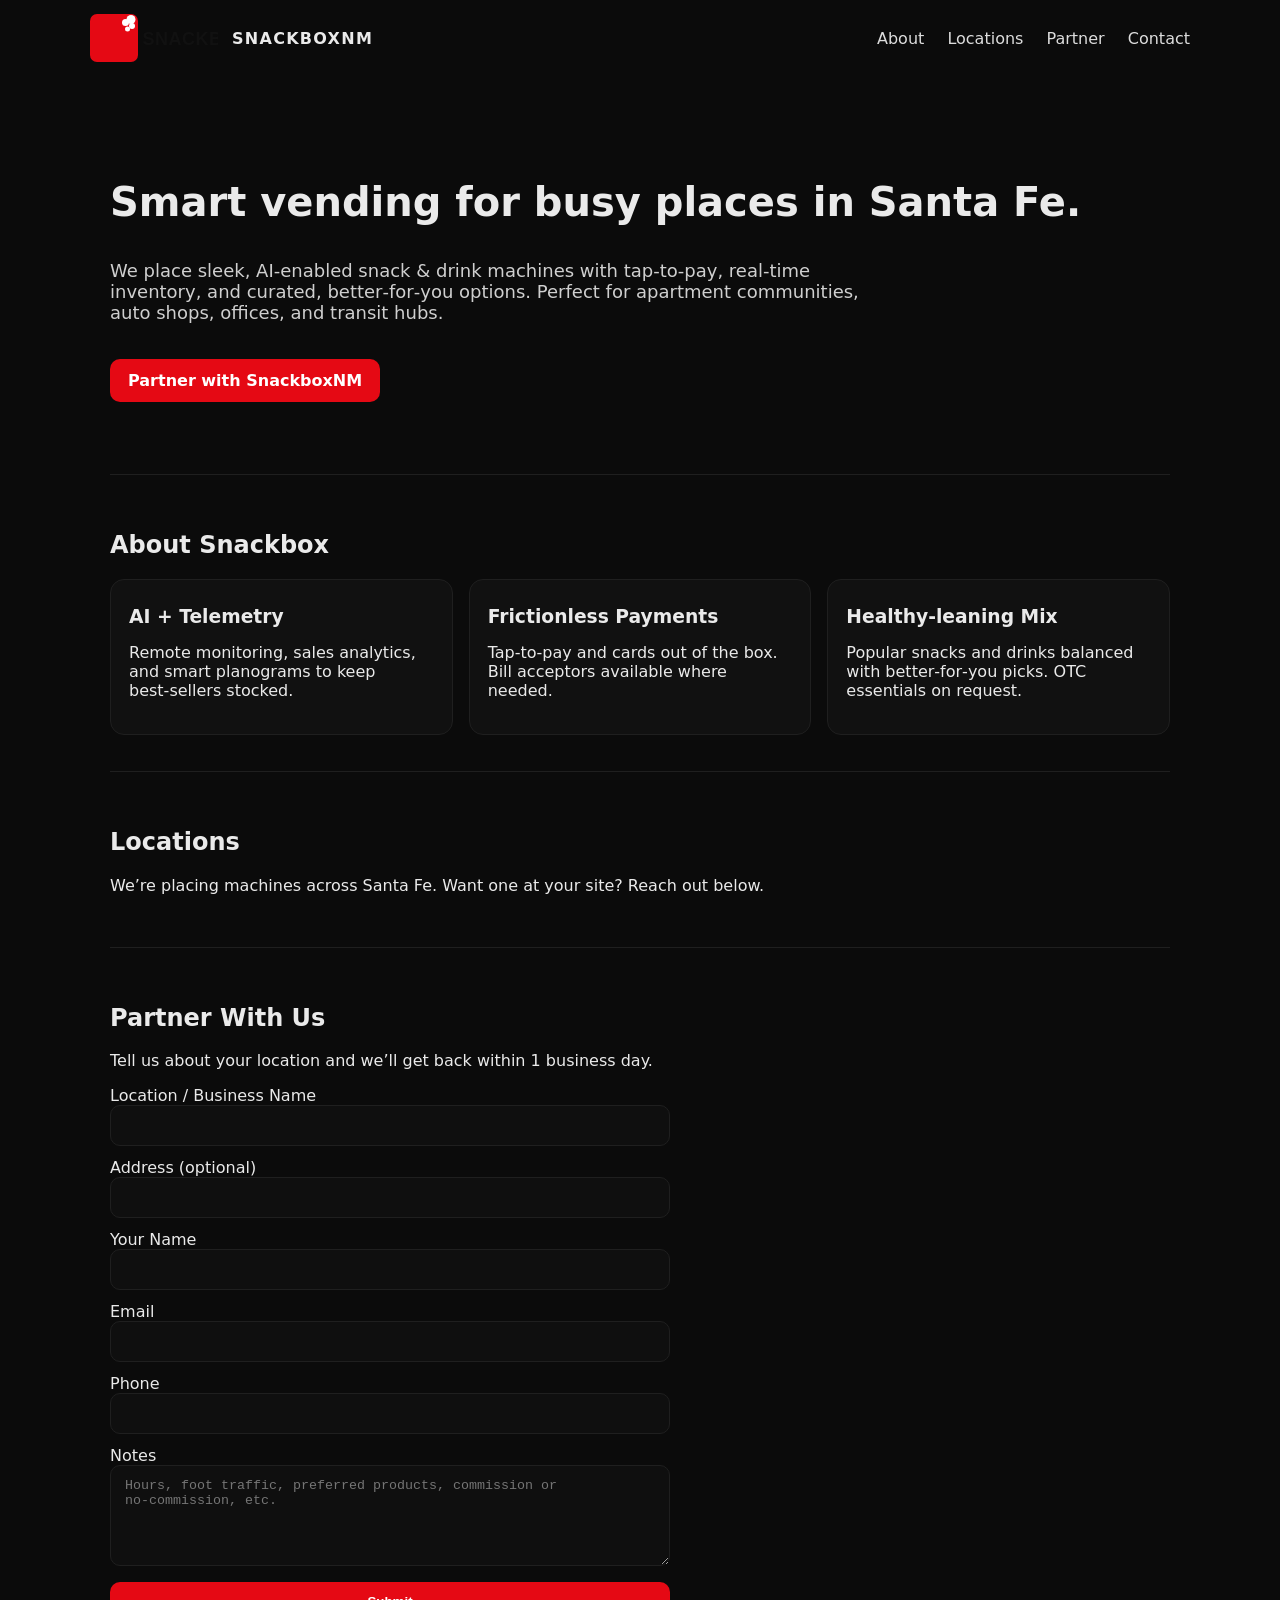
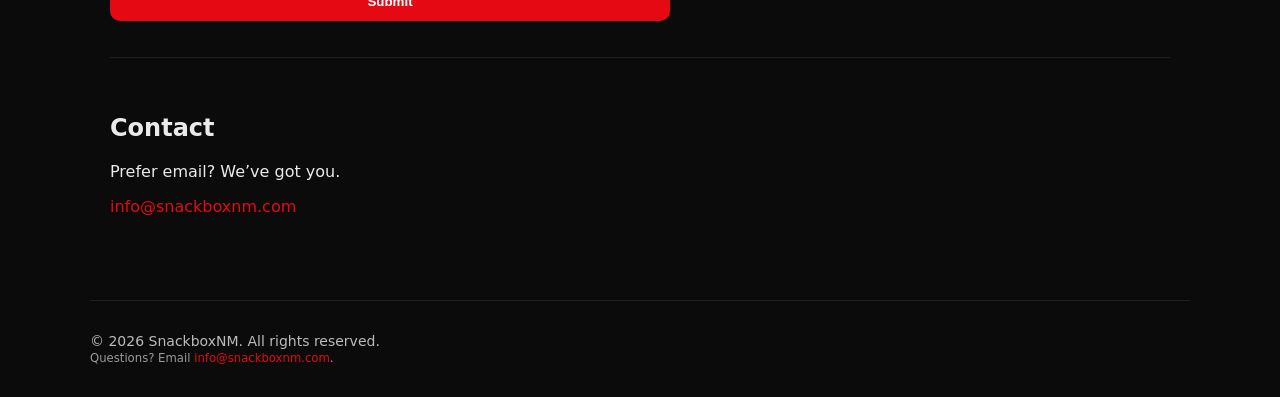
<file: index.html>
<!doctype html>
<html lang="en">
<head>
  <meta charset="utf-8">
  <meta name="viewport" content="width=device-width,initial-scale=1">
  <title>SnackboxNM — Smart Vending, Simplified</title>
  <meta name="description" content="SnackboxNM brings AI‑enabled smart vending to Santa Fe: healthier snacks, drinks, and essentials with tap‑to‑pay and real‑time analytics.">
  <link rel="icon" href="/assets/favicon.svg" type="image/svg+xml">
  <link rel="preload" as="image" href="/assets/logo.svg">
  <link rel="stylesheet" href="/styles.css">
</head>
<body>
  <header class="container header">
    <div class="brand">
      <img src="/assets/logo.svg" alt="SnackboxNM logo">
      <div class="brand-name">SNACKBOXNM</div>
    </div>
    <nav class="nav">
      <a href="#about">About</a>
      <a href="#locations">Locations</a>
      <a href="#partner">Partner</a>
      <a href="#contact">Contact</a>
    </nav>
  </header>

  <main class="container">
    <section class="hero">
      <h1>Smart vending for busy places in Santa Fe.</h1>
      <p>We place sleek, AI‑enabled snack &amp; drink machines with tap‑to‑pay, real‑time inventory, and curated, better‑for‑you options. Perfect for apartment communities, auto shops, offices, and transit hubs.</p>
      <div>
        <a class="cta" href="#partner">Partner with SnackboxNM</a>
      </div>
    </section>

    <section class="section" id="about">
      <h2>About Snackbox</h2>
      <div class="cards">
        <div class="card">
          <h3>AI + Telemetry</h3>
          <p>Remote monitoring, sales analytics, and smart planograms to keep best‑sellers stocked.</p>
        </div>
        <div class="card">
          <h3>Frictionless Payments</h3>
          <p>Tap‑to‑pay and cards out of the box. Bill acceptors available where needed.</p>
        </div>
        <div class="card">
          <h3>Healthy‑leaning Mix</h3>
          <p>Popular snacks and drinks balanced with better‑for‑you picks. OTC essentials on request.</p>
        </div>
      </div>
    </section>

    <section class="section" id="locations">
      <h2>Locations</h2>
      <p>We’re placing machines across Santa Fe. Want one at your site? Reach out below.</p>
    </section>

    <section class="section" id="partner">
      <h2>Partner With Us</h2>
      <p>Tell us about your location and we’ll get back within 1 business day.</p>
      <form class="form" name="partner" method="POST" data-netlify="true" netlify-honeypot="bot-field" action="/thank-you">
        <input type="hidden" name="form-name" value="partner">
        <p hidden>
          <label>Don’t fill this out if you’re human: <input name="bot-field"></label>
        </p>
        <label>
          Location / Business Name
          <input class="input" type="text" name="business" required>
        </label>
        <label>
          Address (optional)
          <input class="input" type="text" name="address">
        </label>
        <label>
          Your Name
          <input class="input" type="text" name="name" required>
        </label>
        <label>
          Email
          <input class="input" type="email" name="email" required>
        </label>
        <label>
          Phone
          <input class="input" type="tel" name="phone">
        </label>
        <label>
          Notes
          <textarea class="input" name="notes" rows="5" placeholder="Hours, foot traffic, preferred products, commission or no‑commission, etc."></textarea>
        </label>
        <button class="cta" type="submit">Submit</button>
      </form>
    </section>

    <section class="section" id="contact">
      <h2>Contact</h2>
      <p>Prefer email? We’ve got you.</p>
      <p><a href="mailto:info@snackboxnm.com">info@snackboxnm.com</a></p>
    </section>
  </main>

  <footer class="container footer">
    <div>© <span id="y"></span> SnackboxNM. All rights reserved.</div>
    <div><small class="muted">Questions? Email <a href="mailto:info@snackboxnm.com">info@snackboxnm.com</a>.</small></div>
    <script>document.getElementById('y').textContent = new Date().getFullYear()</script>
  </footer>
</body>
</html>
</file>
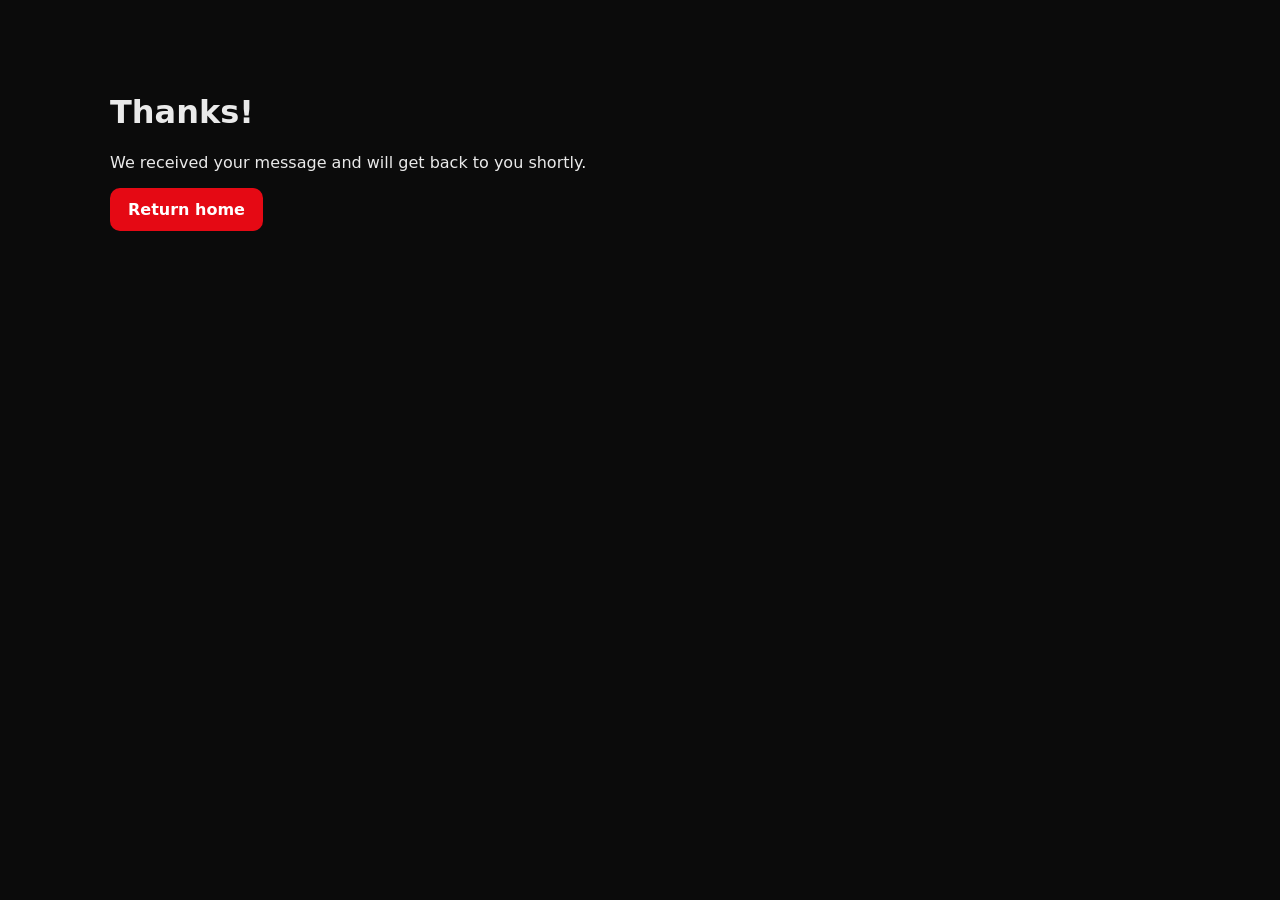
<file: thank-you.html>
<!doctype html>
<html lang="en">
<head>
  <meta charset="utf-8">
  <meta name="viewport" content="width=device-width,initial-scale=1">
  <title>Thanks — SnackboxNM</title>
  <link rel="stylesheet" href="/styles.css">
</head>
<body>
  <main class="container" style="padding-top:72px;">
    <h1>Thanks!</h1>
    <p>We received your message and will get back to you shortly.</p>
    <p><a class="cta" href="/">Return home</a></p>
  </main>
</body>
</html>
</file>
<file: styles.css>
:root{
  --brand-red:#E50914;
  --ink:#0f0f0f;
  --muted:#555;
  --bg:#0b0b0b;
  --card:#111;
  --ring:#1f1f1f;
}
*{box-sizing:border-box}
html,body{margin:0;padding:0;background:#0b0b0b;color:#eaeaea;font-family:Inter, system-ui, -apple-system, Segoe UI, Roboto, Helvetica, Arial, "Apple Color Emoji", "Segoe UI Emoji";}
a{color:var(--brand-red);text-decoration:none}
a:hover{text-decoration:underline}
.container{max-width:1100px;margin:0 auto;padding:32px 20px}
.header{display:flex;align-items:center;justify-content:space-between;padding:14px 0}
.brand{display:flex;align-items:center;gap:14px}
.brand img{height:48px;width:auto;display:block}
.brand-name{font-weight:900;letter-spacing:.08em}
.nav a{margin-left:18px;color:#ddd}
.hero{padding:72px 0;display:flex;flex-direction:column;gap:18px}
.hero h1{font-size:40px;line-height:1.1;margin:0}
.hero p{max-width:760px;color:#cfcfcf;font-size:18px}
.cta{display:inline-block;background:var(--brand-red);color:white;font-weight:700;padding:12px 18px;border-radius:10px;border:0}
.section{padding:36px 0;border-top:1px solid var(--ring)}
.cards{display:grid;grid-template-columns:repeat(auto-fit,minmax(260px,1fr));gap:16px;margin-top:18px}
.card{background:var(--card);padding:18px;border:1px solid var(--ring);border-radius:14px}
.card h3{margin:8px 0 6px 0}
.form{display:grid;gap:12px;max-width:560px}
.input, textarea{background:#0f0f0f;border:1px solid var(--ring);color:#eaeaea;padding:12px 14px;border-radius:10px;width:100%}
.footer{padding:32px 0;border-top:1px solid var(--ring);color:#bbb;font-size:14px}
small.muted{color:#9a9a9a}
</file>
